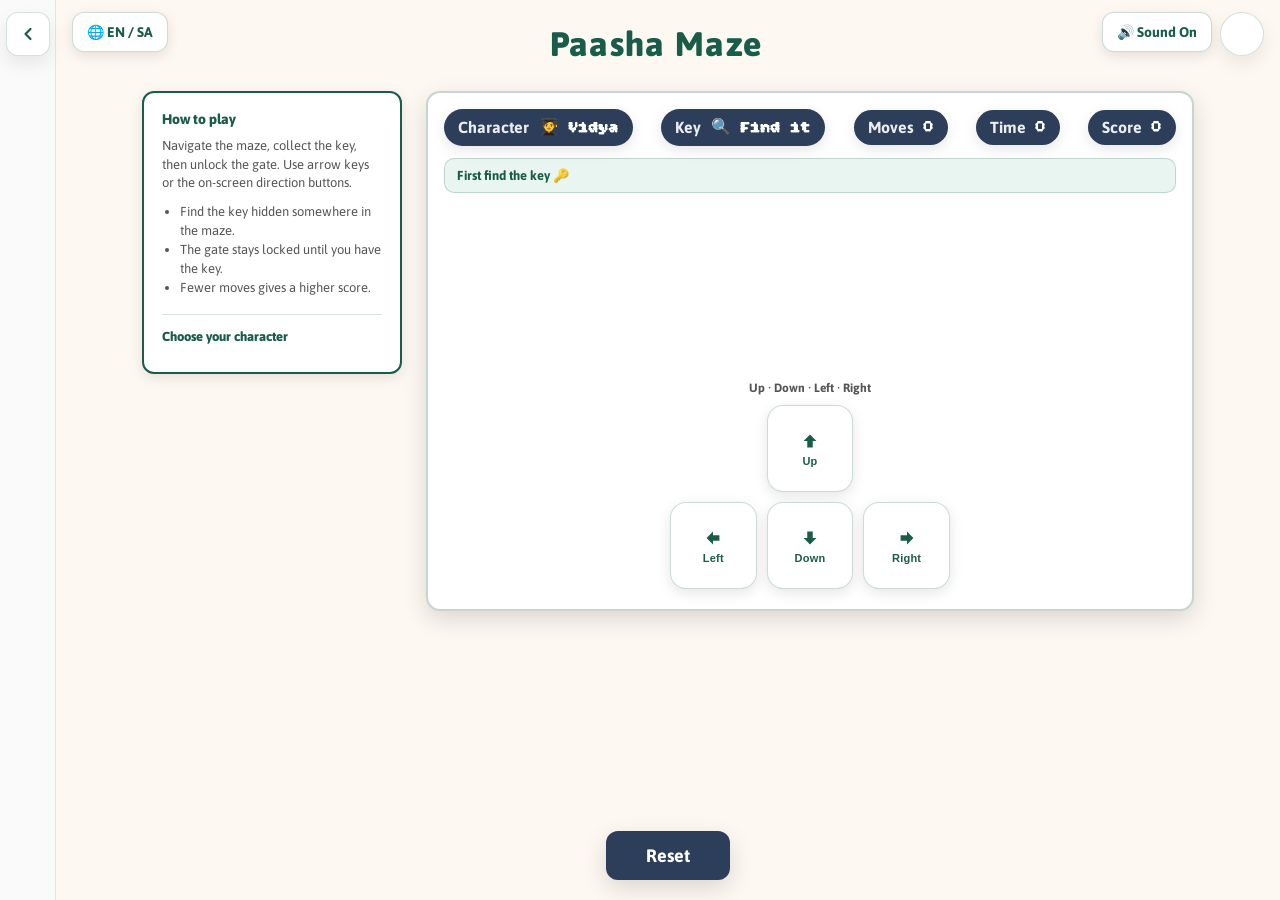
<file: Games/022-p/index.html>
<!doctype html>
<html lang="en">
  <head>
    <meta charset="utf-8" />
    <meta name="viewport" content="width=device-width, initial-scale=1" />
    <title>Paasha Maze</title>

    <link rel="shortcut icon" href="../RockPaperScissors/zipaka.png" />
    <link rel="preconnect" href="https://fonts.googleapis.com">
    <link rel="preconnect" href="https://fonts.gstatic.com" crossorigin>
    <link href="https://fonts.googleapis.com/css2?family=Asap:wght@400;500;600;700&family=Bitcount+Grid+Double:wght@100..900&display=swap" rel="stylesheet">

    <style>
      :root{
        --bg: #fdf8f1;
        --sidebar-bg: #fafafa;
        --sidebar-border: #e8e4de;
        --title-teal: #1a5c4a;
        --green-dark: #1a5c4a;
        --green-badge: #2c3e5a;
        --rules-bg: #ffffff;
        --rules-border: #1a5c4a;
        --text: #1a1a1a;
        --text-muted: #555555;
        --white: #ffffff;
        --shadow: 0 4px 14px rgba(0, 0, 0, .1);
        --shadow-lg: 0 8px 24px rgba(0, 0, 0, .14);
        --card-yellow: #f4c430;
        --card-yellow-hover: #f7d050;
        --reset-bg: #2c3e5a;
        --reset-hover: #3d4f6b;
      }

      *{box-sizing:border-box;margin:0;padding:0}
      html,body{height:100%}
      body{
        background:var(--bg);
        font-family:Asap,-apple-system,BlinkMacSystemFont,Segoe UI,Roboto,sans-serif;
        color:var(--text);
      }

      .zim-game{min-height:100vh;display:flex}
      .nav-sidebar{
        width:56px;flex-shrink:0;background:var(--sidebar-bg);border-right:1px solid var(--sidebar-border);
        display:flex;flex-direction:column;align-items:center;padding-top:12px;position:sticky;top:0;height:100vh;z-index:20
      }
      .nav-back{
        display:flex;align-items:center;justify-content:center;
        width:44px;height:44px;
        border:1px solid rgba(26,92,74,.18);
        background:#ffffff;
        color:var(--title-teal);
        cursor:pointer;
        border-radius:12px;
        box-shadow:0 8px 18px rgba(0,0,0,.08);
        transition:background .15s ease, transform .12s ease, border-color .15s ease;
      }
      .nav-back:hover{background:#f3fbf8;border-color:rgba(26,92,74,.35);transform:translateY(-1px)}
      .nav-back:active{transform:translateY(0) scale(.98)}
      .nav-back svg{width:20px;height:20px;display:block}

      .main-shell{flex:1;min-width:0;display:flex;flex-direction:column;min-height:100vh}
      .page-header{
        position:relative;display:flex;align-items:center;justify-content:center;
        padding:24px 96px 26px 72px; /* leave room for profile + lang */
      }
      .lang-btn{
        position:absolute;
        top:12px;
        left:16px;
        height:40px;
        border-radius:12px;
        padding:0 14px;
        border:1.5px solid rgba(26,92,74,.22);
        background:#ffffff;
        color:var(--title-teal);
        font-size:14px;
        font-weight:700;
        font-family:inherit;
        cursor:pointer;
        box-shadow:var(--shadow);
        transition:background .15s ease, transform .12s ease, border-color .15s ease;
      }
      .lang-btn:hover{background:#f3fbf8;border-color:rgba(26,92,74,.35);transform:translateY(-1px)}
      .lang-btn:active{transform:translateY(0) scale(.98)}
      .sound-btn{
        position:absolute;
        top:12px;
        right:68px;
        height:40px;
        border-radius:12px;
        padding:0 14px;
        border:1.5px solid rgba(26,92,74,.22);
        background:#ffffff;
        color:var(--title-teal);
        font-size:14px;
        font-weight:700;
        font-family:inherit;
        cursor:pointer;
        box-shadow:var(--shadow);
        transition:background .15s ease, transform .12s ease, border-color .15s ease;
      }
      .sound-btn:hover{background:#f3fbf8;border-color:rgba(26,92,74,.35);transform:translateY(-1px)}
      .sound-btn:active{transform:translateY(0) scale(.98)}
      .sound-btn.is-off{opacity:.82}
      .page-title{
        font-family:Asap,system-ui,sans-serif;
        font-size:clamp(22px,4vw,34px);
        font-weight:800;
        color:var(--title-teal);
        text-align:center;
        letter-spacing:.04em;
        line-height:1.2;
      }

      .profile-icon{
        position:absolute;top:12px;right:16px;width:44px;height:44px;
        display:flex;align-items:center;justify-content:center;
      }
      .profile-icon-btn{
        width:44px;height:44px;
        border:1px solid rgba(26,92,74,.18);
        background:#ffffff;
        padding:0;
        cursor:pointer;
        border-radius:999px;
        box-shadow:0 8px 18px rgba(0,0,0,.08);
        transition:background .15s ease, transform .12s ease, border-color .15s ease;
        display:flex;align-items:center;justify-content:center;
      }
      .profile-icon-btn:hover{background:#f3fbf8;border-color:rgba(26,92,74,.35);transform:translateY(-1px)}
      .profile-icon-btn:active{transform:translateY(0) scale(.98)}

      .zim-body{
        flex:1;max-width:1100px;width:100%;margin:0 auto;padding:0 24px 110px;
        display:grid;grid-template-columns:260px 1fr;gap:24px;align-items:start;
      }
      .rules-panel{
        background:var(--rules-bg);
        border:2px solid var(--rules-border);
        border-radius:12px;padding:18px;
        box-shadow:var(--shadow);
      }
      .rules-title{font-size:14px;font-weight:800;color:var(--green-dark);margin-bottom:10px}
      .rules-text{font-size:13px;color:var(--text-muted);line-height:1.45}
      .rules-list{margin-top:10px;padding-left:18px;color:var(--text-muted);font-size:13px;line-height:1.45}

      .character-section{
        margin-top:16px;
        padding-top:14px;
        border-top:1px solid rgba(26,92,74,.18);
      }
      .character-title{
        font-size:13px;
        font-weight:800;
        color:var(--green-dark);
        margin-bottom:10px;
      }
      .character-grid{
        display:grid;
        grid-template-columns:repeat(2, minmax(0, 1fr));
        gap:8px;
      }
      .character-card{
        display:flex;
        flex-direction:column;
        align-items:center;
        justify-content:center;
        gap:4px;
        padding:10px 6px;
        border:2px solid rgba(26,92,74,.22);
        border-radius:12px;
        background:#faf8f4;
        cursor:pointer;
        font-family:inherit;
        transition:border-color .15s ease, background .15s ease, transform .1s ease, box-shadow .15s ease;
      }
      .character-card:hover{
        border-color:rgba(26,92,74,.45);
        background:#fff;
        transform:translateY(-1px);
      }
      .character-card.selected{
        border-color:var(--green-dark);
        background:#e8f5f0;
        box-shadow:0 0 0 2px rgba(26,92,74,.12);
      }
      .character-emoji{font-size:26px;line-height:1}
      .character-name{font-size:11px;font-weight:700;color:var(--title-teal)}

      .play-panel{
        background:var(--rules-bg);
        border:2px solid rgba(26,92,74,.25);
        border-radius:14px;
        box-shadow:var(--shadow-lg);
        padding:16px;
        min-height:520px;
      }

      .hud{display:flex;gap:12px;align-items:center;justify-content:space-between;margin-bottom:12px;flex-wrap:wrap}
      .hud-pill{
        background:var(--green-badge);color:var(--white);
        border-radius:999px;padding:8px 14px;box-shadow:var(--shadow);
        display:flex;gap:10px;align-items:center;
        font-family: "Bitcount Grid Double", system-ui, sans-serif;
        font-weight:700;
      }
      .hud-label{opacity:.9;font-family:Asap,system-ui,sans-serif;font-weight:700}

      .game-message{
        margin-bottom:10px;
        padding:8px 12px;
        border-radius:10px;
        background:#e8f5f0;
        border:1px solid rgba(26,92,74,.2);
        color:var(--green-dark);
        font-size:13px;
        font-weight:700;
        line-height:1.35;
      }
      .game-message.has-key{background:#fff8e6;border-color:rgba(244,196,48,.45);color:#7a5a00}

      #mazeHolder{
        width:100%;
        height:auto;
        min-height:160px;
        display:block;
        border-radius:12px;
        overflow:hidden;
      }
      #mazeHolder canvas{
        display:block;
        width:100% !important;
        height:100% !important;
      }

      .maze-controls{
        display:block;
        margin-top:14px;
        padding-top:4px;
      }
      .dpad{
        display:grid;
        grid-template-columns:repeat(3, minmax(0, 1fr));
        grid-template-rows:repeat(2, minmax(0, 1fr));
        gap:10px;
        width:min(100%, 280px);
        margin:0 auto;
      }
      .dpad-btn{
        width:100%;
        aspect-ratio:1;
        min-height:64px;
        border:1px solid rgba(26,92,74,.22);
        border-radius:16px;
        background:#ffffff;
        color:var(--title-teal);
        box-shadow:var(--shadow);
        cursor:pointer;
        display:flex;
        flex-direction:column;
        align-items:center;
        justify-content:center;
        gap:4px;
        touch-action:manipulation;
        user-select:none;
        -webkit-tap-highlight-color:transparent;
        transition:background .12s ease, transform .1s ease, border-color .12s ease;
      }
      .dpad-btn svg{width:22px;height:22px;display:block;flex-shrink:0}
      .dpad-label{
        font-size:11px;
        font-weight:800;
        line-height:1;
        color:var(--green-dark);
        letter-spacing:.02em;
      }
      .dpad-btn:hover{background:#f3fbf8;border-color:rgba(26,92,74,.35)}
      .dpad-btn:active,
      .dpad-btn.pressed{
        background:#e8f5f0;
        border-color:rgba(26,92,74,.4);
        transform:scale(.96);
      }
      .dpad-up{grid-column:2;grid-row:1}
      .dpad-left{grid-column:1;grid-row:2}
      .dpad-down{grid-column:2;grid-row:2}
      .dpad-right{grid-column:3;grid-row:2}
      .maze-controls-label{
        text-align:center;
        font-size:12px;
        font-weight:700;
        color:var(--text-muted);
        margin-bottom:10px;
      }

      .zim-footer{
        position:fixed;bottom:0;left:56px;right:0;padding:16px 20px 20px;
        display:flex;align-items:center;justify-content:center;pointer-events:none;
      }
      .reset-btn{
        pointer-events:auto;background:var(--reset-bg);color:var(--white);
        border:none;border-radius:12px;padding:14px 40px;font-size:18px;font-weight:700;
        font-family:inherit;cursor:pointer;box-shadow:var(--shadow-lg);
        transition:background .15s ease,transform .1s ease;
      }
      .reset-btn:hover{background:var(--reset-hover)}
      .reset-btn:active{transform:scale(.97)}

      .profile-panel{
        display:none;
        margin-top:12px;
        padding:12px 14px;
        border-radius:12px;
        border:2px solid var(--rules-border);
        background:var(--white);
        box-shadow:var(--shadow);
      }
      .profile-row{display:flex;gap:10px;align-items:center}
      .avatar{width:34px;height:34px;border-radius:999px;overflow:hidden;background:#e8e4de;flex:0 0 auto}
      .profile-name{font-weight:800;color:var(--title-teal)}
      .profile-sub{font-size:12px;color:var(--text-muted)}
      .save-status{font-size:12px;color:var(--text-muted);margin-top:8px}

      @media(max-width:860px){
        .zim-body{
          grid-template-columns:1fr;
          display:flex;
          flex-direction:column;
          gap:16px;
          padding:0 12px calc(220px + env(safe-area-inset-bottom, 0px));
        }
        .play-panel{order:1;min-height:auto;padding:12px}
        .rules-panel{order:2;padding:14px}
        #mazeHolder{min-height:140px}
        .page-header{padding:14px 72px 16px 56px}
        .lang-btn{top:10px;left:10px;height:36px;padding:0 10px;font-size:12px}
        .sound-btn{top:10px;right:58px;height:36px;padding:0 10px;font-size:12px}
        .page-title{font-size:clamp(20px, 6vw, 28px)}
        .profile-icon{top:10px;right:10px}
        .hud{
          display:grid;
          grid-template-columns:repeat(2, minmax(0, 1fr));
          gap:8px;
        }
        .hud-pill{
          width:100%;
          justify-content:space-between;
          padding:7px 10px;
          font-size:13px;
        }
        .hud-label{font-size:12px}
        .character-grid{grid-template-columns:repeat(3, minmax(0, 1fr))}
        .zim-footer{
          left:56px;
          padding:12px 16px calc(14px + env(safe-area-inset-bottom, 0px));
        }
        .reset-btn{
          width:min(100%, 320px);
          padding:13px 24px;
          font-size:16px;
        }
      }

      @media(max-width:420px){
        .nav-sidebar{width:48px}
        .zim-footer{left:48px}
        #mazeHolder{min-height:120px}
        .dpad{width:min(100%, 210px);gap:8px}
        .dpad-btn{min-height:52px;border-radius:14px}
        .dpad-btn svg{width:22px;height:22px}
      }

      /* Win modal (React-driven) */
      .win-backdrop{
        position:fixed;
        inset:0;
        background:rgba(11, 43, 43, 0.58);
        display:none;
        align-items:center;
        justify-content:center;
        z-index:9999;
        padding:18px;
      }
      .win-backdrop.show{display:flex; animation:fadeIn .18s ease-out both;}
      .win-card{
        width:min(760px, 100%);
        border-radius:22px;
        background:#fff;
        border:1px solid rgba(0,0,0,.08);
        box-shadow:0 18px 50px rgba(0,0,0,.22);
        overflow:hidden;
        transform:translateY(8px) scale(.98);
        animation:popIn .22s cubic-bezier(.2,1.4,.3,1) both;
      }
      .win-header{
        background:linear-gradient(135deg, #1a5c4a 0%, #2c3e5a 100%);
        color:#fff;
        padding:18px 18px 16px;
        position:relative;
      }
      .win-title{font-weight:900; letter-spacing:.12em; font-size:14px; opacity:.92;}
      .win-sub{margin-top:6px; font-weight:800; font-size:22px;}
      .win-close{
        position:absolute; top:12px; right:12px;
        width:40px; height:40px; border-radius:12px;
        border:none; background:rgba(255,255,255,.14);
        color:#fff; cursor:pointer; font-size:18px;
      }
      .win-close:hover{background:rgba(255,255,255,.22)}
      .win-body{padding:16px 18px 18px;}
      .stats-grid{
        display:grid;
        grid-template-columns:repeat(3, 1fr);
        gap:10px;
        margin-top:10px;
      }
      .stat{
        border:1px solid rgba(26,92,74,.18);
        border-radius:14px;
        padding:12px 10px;
        box-shadow:0 8px 18px rgba(0,0,0,.08);
      }
      .stat-k{font-size:11px; font-weight:900; letter-spacing:.12em; color:#2c3e5a; opacity:.9;}
      .stat-v{margin-top:6px; font-family:"Bitcount Grid Double", system-ui, sans-serif; font-size:18px; font-weight:800; color:#1a5c4a;}
      .win-tip{margin-top:12px; color:#555; font-size:13px;}
      .win-actions{display:flex; gap:10px; justify-content:flex-end; margin-top:16px; flex-wrap:wrap;}
      .btn{
        border:none; cursor:pointer; border-radius:14px;
        padding:12px 16px; font-weight:900; font-family:inherit;
        box-shadow:0 10px 24px rgba(0,0,0,.14);
      }
      .btn-primary{background:#f4c430; color:#0b2b2b;}
      .btn-primary:hover{background:#f7d050;}
      .btn-secondary{background:#2c3e5a; color:#fff;}
      .btn-secondary:hover{background:#3d4f6b;}
      @media(max-width:520px){
        .stats-grid{grid-template-columns:1fr;}
        .win-actions{justify-content:stretch;}
        .btn{flex:1;}
      }
      @keyframes fadeIn{from{opacity:0}to{opacity:1}}
      @keyframes popIn{from{opacity:0;transform:translateY(12px) scale(.96)}to{opacity:1;transform:translateY(0) scale(1)}}
    </style>
  </head>

  <body>
    <div class="zim-game">
      <aside class="nav-sidebar">
        <a class="nav-back" href="../../index.html" aria-label="Back to Home">
          <svg viewBox="0 0 24 24" fill="none" aria-hidden="true">
            <path d="M15 18l-6-6 6-6" stroke="currentColor" stroke-width="2.6" stroke-linecap="round" stroke-linejoin="round"/>
          </svg>
        </a>
      </aside>

      <div class="main-shell">
        <header class="page-header">
          <button class="lang-btn" id="langBtn" type="button" data-i18n="langButton">🌐 EN / SA</button>
          <div class="page-title" data-i18n="pageTitle">Paasha Maze</div>
          <button class="sound-btn" id="soundBtn" type="button" aria-label="Toggle movement sounds" aria-pressed="true">🔊 Sound On</button>
          <div class="profile-icon">
            <button class="profile-icon-btn" id="profileBtn" data-i18n-aria="profileAria" aria-label="Profile"></button>
          </div>
        </header>

        <main class="zim-body">
          <section class="rules-panel">
            <div class="rules-title" data-i18n="rulesTitle">How to play</div>
            <div class="rules-text" data-i18n="rulesText">
              Navigate the maze, collect the key, then unlock the gate. Use arrow keys or the on-screen direction buttons.
            </div>
            <ul class="rules-list">
              <li data-i18n="rule1">Find the key hidden somewhere in the maze.</li>
              <li data-i18n="rule2">The gate stays locked until you have the key.</li>
              <li data-i18n="rule3">Fewer moves gives a higher score.</li>
            </ul>

            <div class="character-section">
              <div class="character-title" data-i18n="characterTitle">Choose your character</div>
              <div class="character-grid" id="characterGrid"></div>
            </div>

            <div class="profile-panel" id="profilePanel">
              <div class="profile-row">
                <div class="avatar" id="avatar"></div>
                <div style="min-width:0">
                  <div class="profile-name" id="profileName" data-i18n="notLoggedIn">Not logged in</div>
                  <div class="profile-sub" id="profileEmail" data-i18n="loginHint">Login from Home to save score.</div>
                </div>
              </div>
              <div class="save-status" id="saveStatus" data-i18n="scoreNotSaved">Score not saved yet.</div>
            </div>
          </section>

          <section class="play-panel">
            <div class="hud">
              <div class="hud-pill"><span class="hud-label" data-i18n="hudCharacter">Character</span><span id="charVal">🧑‍🎓 Vidya</span></div>
              <div class="hud-pill"><span class="hud-label" data-i18n="hudKey">Key</span><span id="keyVal">🔍 Find it</span></div>
              <div class="hud-pill"><span class="hud-label" data-i18n="hudMoves">Moves</span><span id="movesVal">0</span></div>
              <div class="hud-pill"><span class="hud-label" data-i18n="hudTime">Time</span><span id="timeVal">0</span></div>
              <div class="hud-pill"><span class="hud-label" data-i18n="hudScore">Score</span><span id="scoreVal">0</span></div>
            </div>
            <div class="game-message" id="gameMessage">First find the key 🔑</div>
            <div id="mazeHolder"></div>
            <div class="maze-controls" id="mazeControls" data-i18n-aria="controlsAria" aria-label="Movement controls">
              <div class="maze-controls-label" data-i18n="controlsLabel">Up · Down · Left · Right</div>
              <div class="dpad">
                <button type="button" class="dpad-btn dpad-up" data-dir="up" data-i18n-aria="moveUpAria" aria-label="Move up">
                  <svg viewBox="0 0 24 24" fill="none" aria-hidden="true">
                    <path d="M12 5l-7 7h4v7h6v-7h4l-7-7z" fill="currentColor"/>
                  </svg>
                  <span class="dpad-label" data-i18n="dirUp">Up</span>
                </button>
                <button type="button" class="dpad-btn dpad-left" data-dir="left" data-i18n-aria="moveLeftAria" aria-label="Move left">
                  <svg viewBox="0 0 24 24" fill="none" aria-hidden="true">
                    <path d="M5 12l7-7v4h7v6h-7v4l-7-7z" fill="currentColor"/>
                  </svg>
                  <span class="dpad-label" data-i18n="dirLeft">Left</span>
                </button>
                <button type="button" class="dpad-btn dpad-down" data-dir="down" data-i18n-aria="moveDownAria" aria-label="Move down">
                  <svg viewBox="0 0 24 24" fill="none" aria-hidden="true">
                    <path d="M12 19l7-7h-4V5h-6v7H5l7 7z" fill="currentColor"/>
                  </svg>
                  <span class="dpad-label" data-i18n="dirDown">Down</span>
                </button>
                <button type="button" class="dpad-btn dpad-right" data-dir="right" data-i18n-aria="moveRightAria" aria-label="Move right">
                  <svg viewBox="0 0 24 24" fill="none" aria-hidden="true">
                    <path d="M19 12l-7 7v-4H5v-6h7V5l7 7z" fill="currentColor"/>
                  </svg>
                  <span class="dpad-label" data-i18n="dirRight">Right</span>
                </button>
              </div>
            </div>
          </section>
        </main>

        <footer class="zim-footer">
          <button class="reset-btn" id="resetBtn" data-i18n="reset">Reset</button>
        </footer>
      </div>
    </div>

    <!-- Win Modal (React controls content) -->
    <div class="win-backdrop" id="winBackdrop" role="dialog" aria-modal="true" aria-labelledby="winTitle">
      <div class="win-card">
        <div class="win-header">
          <div class="win-title" id="winTitle" data-i18n="winTitle">MAZE COMPLETE</div>
          <div class="win-sub" id="winSub" data-i18n="winSub">✅ Excellent!</div>
          <button class="win-close" id="winClose" data-i18n-aria="closeAria" aria-label="Close">✕</button>
        </div>
        <div class="win-body">
          <div class="stats-grid">
            <div class="stat"><div class="stat-k" data-i18n="statMoves">MOVES</div><div class="stat-v" id="winMoves">0</div></div>
            <div class="stat"><div class="stat-k" data-i18n="statTime">TIME</div><div class="stat-v" id="winTime">0s</div></div>
            <div class="stat"><div class="stat-k" data-i18n="statScore">SCORE</div><div class="stat-v" id="winScore">0 ⭐</div></div>
          </div>
          <div class="win-tip" data-i18n="winTip">Try again with fewer moves to score higher.</div>
          <div class="win-actions">
            <button class="btn btn-secondary" id="winHome" data-i18n="winHome">Home</button>
            <button class="btn btn-primary" id="winAgain" data-i18n="winAgain">Play Again</button>
          </div>
        </div>
      </div>
    </div>

    <!-- ZIM (ESM build) -->
    <script type="module">
      import zim from "https://zimjs.org/cdn/016/zim.js";
      // expose for our module code below (keeps code changes small)
      window.zim = zim;
    </script>

    <!-- React (no build step) + game logic -->
    <script type="module">
      import React, { useEffect, useMemo, useRef, useState } from "https://esm.sh/react@18.3.1";
      import { createRoot } from "https://esm.sh/react-dom@18.3.1/client";
      import htm from "https://esm.sh/htm@3.1.1";

      import {
        auth,
        onAuthStateChanged,
        db,
        serverTimestamp,
        doc,
        getDoc,
        setDoc,
        updateDoc
      } from "../../firebase-config.js";

      const LEADERBOARD_COLLECTION = "leaderboard-zatamgame";
      const MAZE_GAME_ID = "maze";
      const MAZE_GAME_NAME = "Paasha Maze";

      const html = htm.bind(React.createElement);

      const MAZE_LANG_KEY = "zatamLanguage";
      const MAZE_SOUND_KEY = "mazeSoundOn";

      const MOVE_SOUND_FILES = {
        up: "assets/up.wav",
        down: "assets/down.wav",
        left: "assets/left.wav",
        right: "assets/right.wav"
      };

      function loadSoundEnabled() {
        try {
          const saved = localStorage.getItem(MAZE_SOUND_KEY);
          return saved === null ? true : saved === "true";
        } catch {
          return true;
        }
      }

      function createMoveSoundPlayer() {
        const clips = {};
        let unlocked = false;

        Object.entries(MOVE_SOUND_FILES).forEach(([dir, src]) => {
          const audio = new Audio(src);
          audio.preload = "auto";
          clips[dir] = audio;
        });

        return {
          unlock() {
            if (unlocked) return;
            unlocked = true;
            const audio = clips.up;
            if (!audio) return;
            const prevVolume = audio.volume;
            audio.volume = 0.001;
            audio.play().then(() => {
              audio.pause();
              audio.currentTime = 0;
              audio.volume = prevVolume;
            }).catch(() => {
              audio.volume = prevVolume;
            });
          },
          play(dir, enabled) {
            if (!enabled) return;
            const audio = clips[dir];
            if (!audio) return;
            try {
              audio.currentTime = 0;
              audio.play().catch(() => {});
            } catch {
              // ignore playback errors
            }
          }
        };
      }

      const moveSoundPlayer = createMoveSoundPlayer();

      const MAZE_I18N = {
        en: {
          docTitle: "Paasha Maze",
          langButton: "🌐 EN / SA",
          pageTitle: "Paasha Maze",
          profileAria: "Profile",
          rulesTitle: "How to play",
          rulesText: "Navigate the maze, collect the key, then unlock the gate. Use arrow keys or the on-screen direction buttons.",
          rule1: "Find the key hidden somewhere in the maze.",
          rule2: "The gate stays locked until you have the key.",
          rule3: "Fewer moves gives a higher score.",
          characterTitle: "Choose your character",
          notLoggedIn: "Not logged in",
          loginHint: "Login from Home to save score.",
          scoreNotSaved: "Score not saved yet.",
          hudCharacter: "Character",
          hudKey: "Key",
          hudMoves: "Moves",
          hudTime: "Time",
          hudScore: "Score",
          keyFind: "🔍 Find it",
          keyGot: "🔑 Got it!",
          controlsAria: "Movement controls",
          controlsLabel: "Up · Down · Left · Right",
          dirUp: "Up",
          dirDown: "Down",
          dirLeft: "Left",
          dirRight: "Right",
          moveUpAria: "Move up",
          moveDownAria: "Move down",
          moveLeftAria: "Move left",
          moveRightAria: "Move right",
          soundOn: "🔊 Sound On",
          soundOff: "🔇 Sound Off",
          soundAria: "Toggle movement sounds",
          reset: "Reset",
          winTitle: "MAZE COMPLETE",
          winSub: "✅ Excellent!",
          closeAria: "Close",
          statMoves: "MOVES",
          statTime: "TIME",
          statScore: "SCORE",
          winTip: "Try again with fewer moves to score higher.",
          winHome: "Home",
          winAgain: "Play Again",
          msgFindKey: "First find the key 🔑",
          msgNeedKey: "You need a key to unlock the door!",
          msgFoundKey: "You found the key! Now unlock the gate.",
          player: "Player",
          loginAlert: "Please login before saving your score.",
          savedScore: "Saved: {score} ⭐",
          saveFailed: "Save failed: {error}",
          char_vidya: "Vidya",
          char_simha: "Simha",
          char_gaja: "Gaja",
          char_mayura: "Mayura",
          char_vanara: "Vanara",
          char_naga: "Naga"
        },
        sa: {
          docTitle: "पाशः — भूलभुलैया",
          langButton: "🌐 EN / SA",
          pageTitle: "पाशः — भूलभुलैया",
          profileAria: "प्रोफाइल",
          rulesTitle: "कथं क्रीडनीयम्",
          rulesText: "भूलभुलैयां चरन्तु, कुञ्चिकां गृह्णन्तु, ततः द्वारं उद्घाटयन्तु। कीलपटलैः वा दिशानियन्त्रणबट्टनैः वा चलन्तु।",
          rule1: "भूलभुलैयायां कतिपयस्थाने गुप्तां कुञ्चिकां अन्वेषयन्तु।",
          rule2: "कुञ्चिकायां विना द्वारं तालाबद्धं भवति।",
          rule3: "न्यूनचालनैः उच्चां स्कोरं प्राप्नुवन्ति।",
          characterTitle: "पात्रं चिनुत",
          notLoggedIn: "प्रवेशः नास्ति",
          loginHint: "स्कोरं रक्षितुं गृहपृष्ठात् प्रविशन्तु।",
          scoreNotSaved: "स्कोरः अद्यापि न रक्षितः।",
          hudCharacter: "पात्रम्",
          hudKey: "कुञ्चिका",
          hudMoves: "चालनानि",
          hudTime: "समयः",
          hudScore: "स्कोरः",
          keyFind: "🔍 अन्वेषय",
          keyGot: "🔑 प्राप्ता!",
          controlsAria: "चालननियन्त्रणानि",
          controlsLabel: "ऊर्ध्वम् · अधः · वामम् · दक्षिणम्",
          dirUp: "ऊर्ध्वम्",
          dirDown: "अधः",
          dirLeft: "वामम्",
          dirRight: "दक्षिणम्",
          moveUpAria: "ऊर्ध्वं चल",
          moveDownAria: "अधः चल",
          moveLeftAria: "वामं चल",
          moveRightAria: "दक्षिणं चल",
          soundOn: "🔊 ध्वनिः चालु",
          soundOff: "🔇 ध्वनिः बन्द",
          soundAria: "चालनध्वनिं परिवर्तय",
          reset: "पुनः आरभ्यताम्",
          winTitle: "भूलभुलैया समाप्ता",
          winSub: "✅ उत्तमम्!",
          closeAria: "पिदधातु",
          statMoves: "चालनानि",
          statTime: "समयः",
          statScore: "स्कोरः",
          winTip: "न्यूनचालनैः पुनः प्रयत्नं कुरुत।",
          winHome: "गृहम्",
          winAgain: "पुनः क्रीडतु",
          msgFindKey: "प्रथमं कुञ्चिकाम् अन्वेषय 🔑",
          msgNeedKey: "द्वारं उद्घाटयितुं कुञ्चिका आवश्यकी!",
          msgFoundKey: "कुञ्चिका प्राप्ता! अधुना द्वारं उद्घाटयन्तु।",
          player: "क्रीडकः",
          loginAlert: "स्कोरं रक्षितुं प्रथमं प्रविशन्तु।",
          savedScore: "रक्षितम्: {score} ⭐",
          saveFailed: "रक्षणं विफलम्: {error}",
          char_vidya: "विद्या",
          char_simha: "सिंह",
          char_gaja: "गज",
          char_mayura: "मयूर",
          char_vanara: "वानर",
          char_naga: "नाग"
        }
      };

      function mazeT(lang, key, vars = {}) {
        let text = MAZE_I18N[lang]?.[key] ?? MAZE_I18N.en[key] ?? key;
        Object.entries(vars).forEach(([k, v]) => {
          text = text.replaceAll(`{${k}}`, String(v));
        });
        return text;
      }

      function applyMazeLanguage(lang) {
        document.documentElement.lang = lang === "sa" ? "sa" : "en";
        document.title = mazeT(lang, "docTitle");

        document.querySelectorAll("[data-i18n]").forEach((el) => {
          const key = el.getAttribute("data-i18n");
          if (key) el.textContent = mazeT(lang, key);
        });

        document.querySelectorAll("[data-i18n-aria]").forEach((el) => {
          const key = el.getAttribute("data-i18n-aria");
          if (key) el.setAttribute("aria-label", mazeT(lang, key));
        });
      }

      function getCharacterName(lang, charId) {
        return mazeT(lang, `char_${charId}`);
      }

      function todayString() {
        return new Date().toISOString().split("T")[0];
      }

      function escapeHTML(value) {
        return String(value ?? "")
          .replaceAll("&", "&amp;")
          .replaceAll("<", "&lt;")
          .replaceAll(">", "&gt;")
          .replaceAll('"', "&quot;")
          .replaceAll("'", "&#039;");
      }

      function makeAvatar(el, user) {
        el.innerHTML = "";
        if (user?.photoURL) {
          const img = document.createElement("img");
          img.src = user.photoURL;
          img.alt = "Avatar";
          img.referrerPolicy = "no-referrer";
          img.style.width = "100%";
          img.style.height = "100%";
          img.style.objectFit = "cover";
          el.appendChild(img);
          return;
        }

        const d = document.createElement("div");
        d.style.width = "100%";
        d.style.height = "100%";
        d.style.display = "flex";
        d.style.alignItems = "center";
        d.style.justifyContent = "center";
        d.style.color = "#1a5c4a";
        d.style.background = "#1a5c4a14";

        if (!user) {
          d.innerHTML = `
            <svg viewBox="0 0 24 24" fill="none" aria-hidden="true" width="18" height="18">
              <path d="M12 12a4 4 0 1 0-4-4 4 4 0 0 0 4 4Z" stroke="currentColor" stroke-width="2" stroke-linecap="round" stroke-linejoin="round"/>
              <path d="M20 21a8 8 0 0 0-16 0" stroke="currentColor" stroke-width="2" stroke-linecap="round" stroke-linejoin="round"/>
            </svg>
          `;
          el.appendChild(d);
          return;
        }

        const initials =
          (user?.displayName || "Player")
            .trim()
            .split(/\s+/)
            .slice(0, 2)
            .map((w) => w[0]?.toUpperCase())
            .join("") || "P";
        d.textContent = initials;
        d.style.fontWeight = "900";
        el.appendChild(d);
      }

      // ZIM is loaded as an ES module above and exposed on window.
      const zim = window.zim;

      const CHARACTERS = [
        { id: "vidya", name: "Vidya", emoji: "🧑‍🎓", color: "#2c3e5a" },
        { id: "simha", name: "Simha", emoji: "🦁", color: "#e87722" },
        { id: "gaja", name: "Gaja", emoji: "🐘", color: "#5a6a7a" },
        { id: "mayura", name: "Mayura", emoji: "🦚", color: "#1a8c5c" },
        { id: "vanara", name: "Vanara", emoji: "🐒", color: "#8b5a2b" },
        { id: "naga", name: "Naga", emoji: "🐍", color: "#3d6b4f" }
      ];
      const CHARACTER_STORAGE_KEY = "mazeSelectedCharacter";

      function loadSavedCharacter() {
        try {
          const id = localStorage.getItem(CHARACTER_STORAGE_KEY);
          return CHARACTERS.find((c) => c.id === id) || CHARACTERS[0];
        } catch {
          return CHARACTERS[0];
        }
      }

      function drawEmojiAt(stage, x, y, emoji, fontSize) {
        const TextCtor = window.createjs?.Text || zim.Text;
        if (TextCtor) {
          const emojiText = new TextCtor(
            emoji,
            `bold ${fontSize}px "Segoe UI Emoji", "Apple Color Emoji", "Noto Color Emoji", sans-serif`,
            "#1a1a1a"
          );
          emojiText.textAlign = "center";
          emojiText.textBaseline = "middle";
          emojiText.x = x;
          emojiText.y = y;
          stage.addChild(emojiText);
          return;
        }

        new zim.Label({
          text: emoji,
          size: fontSize,
          align: "center",
          valign: "center"
        })
          .pos(x, y, "CENTER", "CENTER")
          .addTo(stage);
      }

      function drawCellEmoji(stage, ox, oy, cellSize, cellX, cellY, emoji, sizeFactor = 0.5) {
        const cx = ox + cellX * cellSize + cellSize / 2;
        const cy = oy + cellY * cellSize + cellSize / 2;
        const fontSize = Math.max(20, Math.floor(cellSize * sizeFactor));
        drawEmojiAt(stage, cx, cy, emoji, fontSize);
      }

      function drawPlayerCharacter(stage, ox, oy, cellSize, p, char, carryingKey = false) {
        const cx = ox + p.x * cellSize + cellSize / 2;
        const cy = oy + p.y * cellSize + cellSize / 2;

        drawCellEmoji(stage, ox, oy, cellSize, p.x, p.y, char.emoji, 0.55);

        if (carryingKey) {
          const keySize = Math.max(14, Math.floor(cellSize * 0.3));
          drawEmojiAt(
            stage,
            cx + cellSize * 0.24,
            cy - cellSize * 0.26,
            "🔑",
            keySize
          );
        }
      }

      function bfsDistances(maze, cols, rows, start) {
        const dist = Array.from({ length: rows }, () => Array(cols).fill(undefined));
        const queue = [{ x: start.x, y: start.y, d: 0 }];
        dist[start.y][start.x] = 0;

        while (queue.length) {
          const { x, y, d } = queue.shift();
          const cell = maze[y][x];
          const neighbors = [];
          if (y > 0 && !cell.walls.top) neighbors.push({ x, y: y - 1 });
          if (x < cols - 1 && !cell.walls.right) neighbors.push({ x: x + 1, y });
          if (y < rows - 1 && !cell.walls.bottom) neighbors.push({ x, y: y + 1 });
          if (x > 0 && !cell.walls.left) neighbors.push({ x: x - 1, y });

          for (const n of neighbors) {
            if (dist[n.y][n.x] !== undefined) continue;
            dist[n.y][n.x] = d + 1;
            queue.push({ x: n.x, y: n.y, d: d + 1 });
          }
        }

        return dist;
      }

      function findKeyLocation(maze, cols, rows, start, goal) {
        const fromStart = bfsDistances(maze, cols, rows, start);
        const fromGoal = bfsDistances(maze, cols, rows, goal);

        let best = null;
        let bestScore = -1;

        for (let y = 0; y < rows; y++) {
          for (let x = 0; x < cols; x++) {
            if (x === start.x && y === start.y) continue;
            if (x === goal.x && y === goal.y) continue;
            const ds = fromStart[y][x];
            const dg = fromGoal[y][x];
            if (ds === undefined || dg === undefined) continue;
            const total = ds + dg;
            if (total > bestScore) {
              bestScore = total;
              best = { x, y };
            }
          }
        }

        return best || { x: Math.floor(cols / 2), y: Math.floor(rows / 2) };
      }

      function setupMazeRun(cols, rows) {
        const maze = generateMaze(cols, rows);
        const start = { x: 0, y: 0 };
        const goal = { x: cols - 1, y: rows - 1 };
        const key = findKeyLocation(maze, cols, rows, start, goal);
        return { maze, goal, key };
      }

      function generateMaze(cols, rows) {
        // DFS / recursive backtracker
        const cells = Array.from({ length: rows }, () =>
          Array.from({ length: cols }, () => ({
            visited: false,
            walls: { top: true, right: true, bottom: true, left: true }
          }))
        );
        const stack = [];
        const start = { x: 0, y: 0 };
        let current = start;
        cells[current.y][current.x].visited = true;

        function neighbors(x, y) {
          const list = [];
          if (y > 0 && !cells[y - 1][x].visited) list.push({ x, y: y - 1, dir: "top" });
          if (x < cols - 1 && !cells[y][x + 1].visited) list.push({ x: x + 1, y, dir: "right" });
          if (y < rows - 1 && !cells[y + 1][x].visited) list.push({ x, y: y + 1, dir: "bottom" });
          if (x > 0 && !cells[y][x - 1].visited) list.push({ x: x - 1, y, dir: "left" });
          return list;
        }

        function knock(a, b, dir) {
          const A = cells[a.y][a.x];
          const B = cells[b.y][b.x];
          if (dir === "top") { A.walls.top = false; B.walls.bottom = false; }
          if (dir === "right") { A.walls.right = false; B.walls.left = false; }
          if (dir === "bottom") { A.walls.bottom = false; B.walls.top = false; }
          if (dir === "left") { A.walls.left = false; B.walls.right = false; }
        }

        while (true) {
          const nbs = neighbors(current.x, current.y);
          if (nbs.length) {
            const next = nbs[Math.floor(Math.random() * nbs.length)];
            stack.push(current);
            knock(current, next, next.dir);
            current = { x: next.x, y: next.y };
            cells[current.y][current.x].visited = true;
          } else if (stack.length) {
            current = stack.pop();
          } else {
            break;
          }
        }

        return cells;
      }

      function MazeGame() {
        const [user, setUser] = useState(null);
        const [moves, setMoves] = useState(0);
        const [seconds, setSeconds] = useState(0);
        const [finished, setFinished] = useState(false);
        const [scoreUploaded, setScoreUploaded] = useState(false);
        const [selectedCharacter, setSelectedCharacter] = useState(() => loadSavedCharacter());
        const [hasKey, setHasKey] = useState(false);
        const [messageKey, setMessageKey] = useState("msgFindKey");
        const [lang, setLang] = useState(() => localStorage.getItem(MAZE_LANG_KEY) || "en");
        const [soundOn, setSoundOn] = useState(() => loadSoundEnabled());

        const timerRef = useRef(null);
        const frameRef = useRef(null);
        const stageRef = useRef(null);
        const selectedCharacterRef = useRef(selectedCharacter);
        const hasKeyRef = useRef(false);
        const soundOnRef = useRef(soundOn);

        const config = useMemo(() => {
          // Similar difficulty feel to other games: responsive to screen size.
          const isSmall = window.matchMedia("(max-width: 860px)").matches;
          return { cols: isSmall ? 12 : 16, rows: isSmall ? 10 : 12 };
        }, []);

        const initialRun = useMemo(() => setupMazeRun(
          window.matchMedia("(max-width: 860px)").matches ? 12 : 16,
          window.matchMedia("(max-width: 860px)").matches ? 10 : 12
        ), []);
        const mazeRef = useRef(initialRun.maze);
        const playerRef = useRef({ x: 0, y: 0 });
        const goalRef = useRef(initialRun.goal);
        const keyRef = useRef(initialRun.key);

        function computeScore(nextMoves, nextSeconds) {
          // High-level scoring similar to Memory Match style: big base, penalties.
          const base = 12000 + (config.cols * config.rows) * 12;
          const timePenalty = Math.round(nextSeconds * 18);
          const movePenalty = Math.round(nextMoves * 35);
          return Math.max(100, base - timePenalty - movePenalty);
        }

        function showWinScreen({ finalScore, finalMoves, finalSeconds }) {
          const backdrop = document.getElementById("winBackdrop");
          if (!backdrop) return;

          document.getElementById("winMoves").textContent = String(finalMoves);
          document.getElementById("winTime").textContent = `${finalSeconds}s`;
          document.getElementById("winScore").textContent = `${Number(finalScore).toLocaleString()} ⭐`;

          backdrop.classList.add("show");
        }

        const score = useMemo(() => computeScore(moves, seconds), [moves, seconds]);

        useEffect(() => {
          const unsub = onAuthStateChanged(auth, (u) => setUser(u || null));
          return () => unsub?.();
        }, []);

        useEffect(() => {
          soundOnRef.current = soundOn;
          const btn = document.getElementById("soundBtn");
          if (!btn) return;
          btn.textContent = mazeT(lang, soundOn ? "soundOn" : "soundOff");
          btn.setAttribute("aria-label", mazeT(lang, "soundAria"));
          btn.setAttribute("aria-pressed", soundOn ? "true" : "false");
          btn.classList.toggle("is-off", !soundOn);
        }, [soundOn, lang]);

        useEffect(() => {
          const btn = document.getElementById("soundBtn");
          if (!btn) return;
          const onToggle = () => {
            moveSoundPlayer.unlock();
            setSoundOn((prev) => {
              const next = !prev;
              try {
                localStorage.setItem(MAZE_SOUND_KEY, String(next));
              } catch {
                // ignore storage errors
              }
              return next;
            });
          };
          btn.addEventListener("click", onToggle);
          return () => btn.removeEventListener("click", onToggle);
        }, []);

        useEffect(() => {
          applyMazeLanguage(lang);
        }, [lang]);

        useEffect(() => {
          const btn = document.getElementById("langBtn");
          if (!btn) return;
          const onToggle = () => {
            setLang((prev) => {
              const next = prev === "en" ? "sa" : "en";
              try {
                localStorage.setItem(MAZE_LANG_KEY, next);
              } catch {
                // ignore storage errors
              }
              return next;
            });
          };
          btn.addEventListener("click", onToggle);
          return () => btn.removeEventListener("click", onToggle);
        }, []);

        useEffect(() => {
          // HUD to DOM for the static layout
          document.getElementById("movesVal").textContent = String(moves);
          document.getElementById("timeVal").textContent = String(seconds);
          document.getElementById("scoreVal").textContent = String(score);
          const charVal = document.getElementById("charVal");
          if (charVal) {
            charVal.textContent = `${selectedCharacter.emoji} ${getCharacterName(lang, selectedCharacter.id)}`;
          }
          const keyVal = document.getElementById("keyVal");
          if (keyVal) keyVal.textContent = hasKey ? mazeT(lang, "keyGot") : mazeT(lang, "keyFind");
          const messageEl = document.getElementById("gameMessage");
          if (messageEl) {
            messageEl.textContent = mazeT(lang, messageKey);
            messageEl.classList.toggle("has-key", hasKey);
          }
        }, [moves, seconds, score, selectedCharacter, hasKey, messageKey, lang]);

        useEffect(() => {
          selectedCharacterRef.current = selectedCharacter;
          draw();
        }, [selectedCharacter]);

        useEffect(() => {
          const grid = document.getElementById("characterGrid");
          if (!grid) return;
          grid.innerHTML = "";
          CHARACTERS.forEach((char) => {
            const btn = document.createElement("button");
            btn.type = "button";
            btn.className = `character-card${selectedCharacter.id === char.id ? " selected" : ""}`;
            btn.setAttribute("aria-pressed", selectedCharacter.id === char.id ? "true" : "false");
            btn.innerHTML = `<span class="character-emoji">${escapeHTML(char.emoji)}</span><span class="character-name">${escapeHTML(getCharacterName(lang, char.id))}</span>`;
            btn.onclick = () => {
              setSelectedCharacter(char);
              try {
                localStorage.setItem(CHARACTER_STORAGE_KEY, char.id);
              } catch {
                // ignore storage errors
              }
            };
            grid.appendChild(btn);
          });
        }, [selectedCharacter, lang]);

        useEffect(() => {
          // Profile UI (static DOM)
          const avatar = document.getElementById("avatar");
          const name = document.getElementById("profileName");
          const email = document.getElementById("profileEmail");
          if (!user) {
            name.textContent = mazeT(lang, "notLoggedIn");
            email.textContent = mazeT(lang, "loginHint");
            makeAvatar(avatar, null);
            return;
          }
          name.textContent = user.displayName || mazeT(lang, "player");
          email.textContent = user.email || "";
          makeAvatar(avatar, user);
        }, [user, lang]);

        async function uploadScore(finalScore) {
          if (scoreUploaded) return;
          if (!user) {
            alert(mazeT(lang, "loginAlert"));
            return;
          }
          if (!Number.isFinite(finalScore) || finalScore <= 0) return;

          setScoreUploaded(true);
          const saveStatus = document.getElementById("saveStatus");
          const today = todayString();
          const recordId = `${user.uid}_${MAZE_GAME_ID}_${today}`;
          const scoreRef = doc(db, LEADERBOARD_COLLECTION, recordId);

          try {
            const existing = await getDoc(scoreRef);

            if (!existing.exists()) {
              await setDoc(scoreRef, {
                userId: user.uid,
                playerName: user.displayName || "Player",
                email: user.email || "",
                photoURL: user.photoURL || "",
                gameId: MAZE_GAME_ID,
                gameName: MAZE_GAME_NAME,
                score: finalScore,
                scoreDate: today,
                createdAt: serverTimestamp(),
                updatedAt: serverTimestamp()
              });
              if (saveStatus) {
                saveStatus.textContent = mazeT(lang, "savedScore", {
                  score: finalScore.toLocaleString()
                });
              }
              return;
            }

            const oldScore = Number(existing.data()?.score || 0);
            if (finalScore > oldScore) {
              await updateDoc(scoreRef, {
                playerName: user.displayName || "Player",
                email: user.email || "",
                photoURL: user.photoURL || "",
                score: finalScore,
                updatedAt: serverTimestamp()
              });
              if (saveStatus) {
                saveStatus.textContent = mazeT(lang, "savedScore", {
                  score: finalScore.toLocaleString()
                });
              }
            } else if (saveStatus) {
              saveStatus.textContent = mazeT(lang, "savedScore", {
                score: oldScore.toLocaleString()
              });
            }
          } catch (err) {
            setScoreUploaded(false);
            if (saveStatus) {
              saveStatus.textContent = mazeT(lang, "saveFailed", {
                error: err?.code || err?.message || "unknown error"
              });
            }
          }
        }

        function resetGame() {
          setFinished(false);
          setScoreUploaded(false);
          setMoves(0);
          setSeconds(0);
          setHasKey(false);
          hasKeyRef.current = false;
          setMessageKey("msgFindKey");
          playerRef.current = { x: 0, y: 0 };
          const run = setupMazeRun(config.cols, config.rows);
          mazeRef.current = run.maze;
          goalRef.current = run.goal;
          keyRef.current = run.key;
          document.getElementById("winBackdrop")?.classList.remove("show");
          draw();
        }

        function startTimer() {
          if (timerRef.current) return;
          timerRef.current = window.setInterval(() => {
            setSeconds((s) => s + 1);
          }, 1000);
        }

        function stopTimer() {
          if (timerRef.current) {
            clearInterval(timerRef.current);
            timerRef.current = null;
          }
        }

        function canMove(from, dir) {
          const cell = mazeRef.current[from.y][from.x];
          if (dir === "up") return !cell.walls.top;
          if (dir === "right") return !cell.walls.right;
          if (dir === "down") return !cell.walls.bottom;
          if (dir === "left") return !cell.walls.left;
          return false;
        }

        function move(dir) {
          if (finished) return;
          startTimer();

          const p = playerRef.current;
          const next = { x: p.x, y: p.y };
          if (dir === "up" && canMove(p, "up")) next.y -= 1;
          if (dir === "right" && canMove(p, "right")) next.x += 1;
          if (dir === "down" && canMove(p, "down")) next.y += 1;
          if (dir === "left" && canMove(p, "left")) next.x -= 1;
          if (next.x === p.x && next.y === p.y) return;

          const g = goalRef.current;
          const key = keyRef.current;
          if (next.x === g.x && next.y === g.y && !hasKeyRef.current) {
            setMessageKey("msgNeedKey");
            return;
          }

          playerRef.current = next;
          setMoves((m) => m + 1);
          moveSoundPlayer.unlock();
          moveSoundPlayer.play(dir, soundOnRef.current);

          if (!hasKeyRef.current && next.x === key.x && next.y === key.y) {
            hasKeyRef.current = true;
            setHasKey(true);
            setMessageKey("msgFoundKey");
          }

          draw();

          if (next.x === g.x && next.y === g.y && hasKeyRef.current) {
            stopTimer();
            setFinished(true);
            const final = computeScore(moves + 1, seconds);
            uploadScore(final);
            showWinScreen({ finalScore: final, finalMoves: moves + 1, finalSeconds: seconds });
          }
        }

        function draw() {
          const stage = stageRef.current;
          if (!stage) return;
          stage.removeAllChildren();

          const cols = config.cols;
          const rows = config.rows;
          const w = stage.width;
          const h = stage.height;
          const cellSize = Math.floor(Math.min((w - 20) / cols, (h - 20) / rows));
          const ox = Math.floor((w - cellSize * cols) / 2);
          const oy = Math.floor((h - cellSize * rows) / 2);

          const maze = mazeRef.current;
          const wallColor = "#1a5c4a";
          const floor = new zim.Rectangle(w, h, "#fff").addTo(stage);
          floor.alpha = 0.01; // allow pointer events

          const wall = new zim.Shape().addTo(stage);
          wall.graphics.setStrokeStyle(3).beginStroke(wallColor);

          for (let y = 0; y < rows; y++) {
            for (let x = 0; x < cols; x++) {
              const c = maze[y][x];
              const x0 = ox + x * cellSize;
              const y0 = oy + y * cellSize;
              const x1 = x0 + cellSize;
              const y1 = y0 + cellSize;
              if (c.walls.top) { wall.graphics.moveTo(x0, y0).lineTo(x1, y0); }
              if (c.walls.right) { wall.graphics.moveTo(x1, y0).lineTo(x1, y1); }
              if (c.walls.bottom) { wall.graphics.moveTo(x0, y1).lineTo(x1, y1); }
              if (c.walls.left) { wall.graphics.moveTo(x0, y0).lineTo(x0, y1); }
            }
          }
          wall.graphics.endStroke();

          const g = goalRef.current;
          const gateColor = hasKeyRef.current ? "#f4c430" : "#6b6b6b";
          new zim.Rectangle(cellSize - 10, cellSize - 10, gateColor)
            .pos(ox + g.x * cellSize + 5, oy + g.y * cellSize + 5)
            .addTo(stage)
            .alp(hasKeyRef.current ? 0.9 : 0.8);

          drawCellEmoji(
            stage,
            ox,
            oy,
            cellSize,
            g.x,
            g.y,
            hasKeyRef.current ? "🚪" : "🔒",
            0.42
          );

          if (!hasKeyRef.current) {
            const k = keyRef.current;
            drawCellEmoji(stage, ox, oy, cellSize, k.x, k.y, "🔑", 0.42);
          }

          const p = playerRef.current;
          drawPlayerCharacter(stage, ox, oy, cellSize, p, selectedCharacterRef.current, hasKeyRef.current);

          stage.update();
        }

        function syncMazeSize() {
          const holder = document.getElementById("mazeHolder");
          if (!holder) return null;

          const cols = config.cols;
          const rows = config.rows;
          const pad = 20;
          const w = Math.max(160, Math.floor(holder.clientWidth));
          const cellSize = Math.floor((w - pad) / cols);
          const h = Math.max(100, cellSize * rows + pad);

          holder.style.height = `${h}px`;

          const canvasEl = document.getElementById("mazeHolderCanvas");
          const frame = frameRef.current;

          if (canvasEl) {
            canvasEl.width = w;
            canvasEl.height = h;
          }

          if (frame?.stage) {
            frame.stage.canvas.width = w;
            frame.stage.canvas.height = h;
            frame.stage.width = w;
            frame.stage.height = h;
            draw();
          }

          return { w, h };
        }

        useEffect(() => {
          const holder = document.getElementById("mazeHolder");
          if (!holder) return;

          const initial = syncMazeSize();
          const w = initial?.w ?? 320;
          const h = initial?.h ?? 260;

          const frame = new zim.Frame("mazeHolder", w, h, "#ffffff", "#ffffff");
          frameRef.current = frame;
          frame.on("ready", () => {
            stageRef.current = frame.stage;
            requestAnimationFrame(() => syncMazeSize());
          });

          requestAnimationFrame(() => syncMazeSize());

          const onResize = () => {
            syncMazeSize();
          };

          const resizeObserver = new ResizeObserver(onResize);
          resizeObserver.observe(holder);
          window.addEventListener("resize", onResize);

          return () => {
            resizeObserver.disconnect();
            window.removeEventListener("resize", onResize);
            stopTimer();
          };
          // eslint-disable-next-line react-hooks/exhaustive-deps
        }, []);

        useEffect(() => {
          const onKey = (e) => {
            const isArrow =
              e.key === "ArrowUp" ||
              e.key === "ArrowRight" ||
              e.key === "ArrowDown" ||
              e.key === "ArrowLeft";

            if (!isArrow) return;

            // Prevent the browser from scrolling the page on arrow keys.
            e.preventDefault();
            e.stopPropagation();

            if (e.key === "ArrowUp") move("up");
            if (e.key === "ArrowRight") move("right");
            if (e.key === "ArrowDown") move("down");
            if (e.key === "ArrowLeft") move("left");
          };
          // Use capture on window so we beat the browser's scroll handling.
          window.addEventListener("keydown", onKey, { passive: false, capture: true });
          return () => window.removeEventListener("keydown", onKey, { capture: true });
          // eslint-disable-next-line react-hooks/exhaustive-deps
        }, [finished, moves, seconds]);

        useEffect(() => {
          // Basic swipe / drag handling on canvas
          let cancelled = false;
          let cleanup = () => {};

          const attach = () => {
            if (cancelled) return;
            const canvas = document.getElementById("mazeHolderCanvas");
            if (!canvas) {
              requestAnimationFrame(attach);
              return;
            }

            let sx = 0, sy = 0;
            const threshold = 24;
            const onDown = (e) => {
              const t = e.touches ? e.touches[0] : e;
              sx = t.clientX; sy = t.clientY;
            };
            const onUp = (e) => {
              const t = e.changedTouches ? e.changedTouches[0] : e;
              const dx = t.clientX - sx;
              const dy = t.clientY - sy;
              if (Math.abs(dx) < threshold && Math.abs(dy) < threshold) return;
              if (Math.abs(dx) > Math.abs(dy)) move(dx > 0 ? "right" : "left");
              else move(dy > 0 ? "down" : "up");
            };

            canvas.addEventListener("pointerdown", onDown);
            canvas.addEventListener("pointerup", onUp);
            canvas.addEventListener("touchstart", onDown, { passive: true });
            canvas.addEventListener("touchend", onUp, { passive: true });

            cleanup = () => {
              canvas.removeEventListener("pointerdown", onDown);
              canvas.removeEventListener("pointerup", onUp);
              canvas.removeEventListener("touchstart", onDown);
              canvas.removeEventListener("touchend", onUp);
            };
          };

          attach();
          return () => {
            cancelled = true;
            cleanup();
          };
          // eslint-disable-next-line react-hooks/exhaustive-deps
        }, [finished, moves, seconds]);

        useEffect(() => {
          const buttons = document.querySelectorAll(".dpad-btn");
          const cleanups = [];

          buttons.forEach((btn) => {
            const dir = btn.dataset.dir;
            const press = (e) => {
              e.preventDefault();
              btn.classList.add("pressed");
              move(dir);
            };
            const release = () => btn.classList.remove("pressed");

            btn.addEventListener("pointerdown", press, { passive: false });
            btn.addEventListener("pointerup", release);
            btn.addEventListener("pointercancel", release);
            btn.addEventListener("pointerleave", release);
            cleanups.push(() => {
              btn.removeEventListener("pointerdown", press);
              btn.removeEventListener("pointerup", release);
              btn.removeEventListener("pointercancel", release);
              btn.removeEventListener("pointerleave", release);
            });
          });

          return () => cleanups.forEach((fn) => fn());
          // eslint-disable-next-line react-hooks/exhaustive-deps
        }, [finished, moves, seconds]);

        useEffect(() => {
          document.getElementById("resetBtn").onclick = resetGame;
          // Win modal buttons
          const backdrop = document.getElementById("winBackdrop");
          const closeBtn = document.getElementById("winClose");
          const againBtn = document.getElementById("winAgain");
          const homeBtn = document.getElementById("winHome");
          const hide = () => backdrop?.classList.remove("show");

          closeBtn?.addEventListener("click", hide);
          backdrop?.addEventListener("click", (e) => {
            if (e.target === backdrop) hide();
          });
          againBtn?.addEventListener("click", () => {
            hide();
            resetGame();
          });
          homeBtn?.addEventListener("click", () => {
            window.location.href = "../../index.html";
          });

          const btn = document.getElementById("profileBtn");
          const panel = document.getElementById("profilePanel");
          btn.onclick = () => {
            panel.style.display = panel.style.display === "block" ? "none" : "block";
          };
          // Render avatar in icon
          const host = btn;
          host.innerHTML = "";
          const icon = document.createElement("div");
          icon.style.width = "32px";
          icon.style.height = "32px";
          icon.style.borderRadius = "999px";
          icon.style.overflow = "hidden";
          host.appendChild(icon);
          makeAvatar(icon, user);
          return () => {
            closeBtn?.removeEventListener("click", hide);
          };
        }, [user]);

        return html`<${React.Fragment} />`;
      }

      // Mount React into the real DOM; otherwise effects won't run reliably.
      const reactRootEl = document.createElement("div");
      reactRootEl.id = "mazeReactRoot";
      reactRootEl.style.display = "none";
      document.body.appendChild(reactRootEl);

      const root = createRoot(reactRootEl);
      applyMazeLanguage(localStorage.getItem(MAZE_LANG_KEY) || "en");
      root.render(html`<${MazeGame} />`);
    </script>
  </body>
</html>
</file>
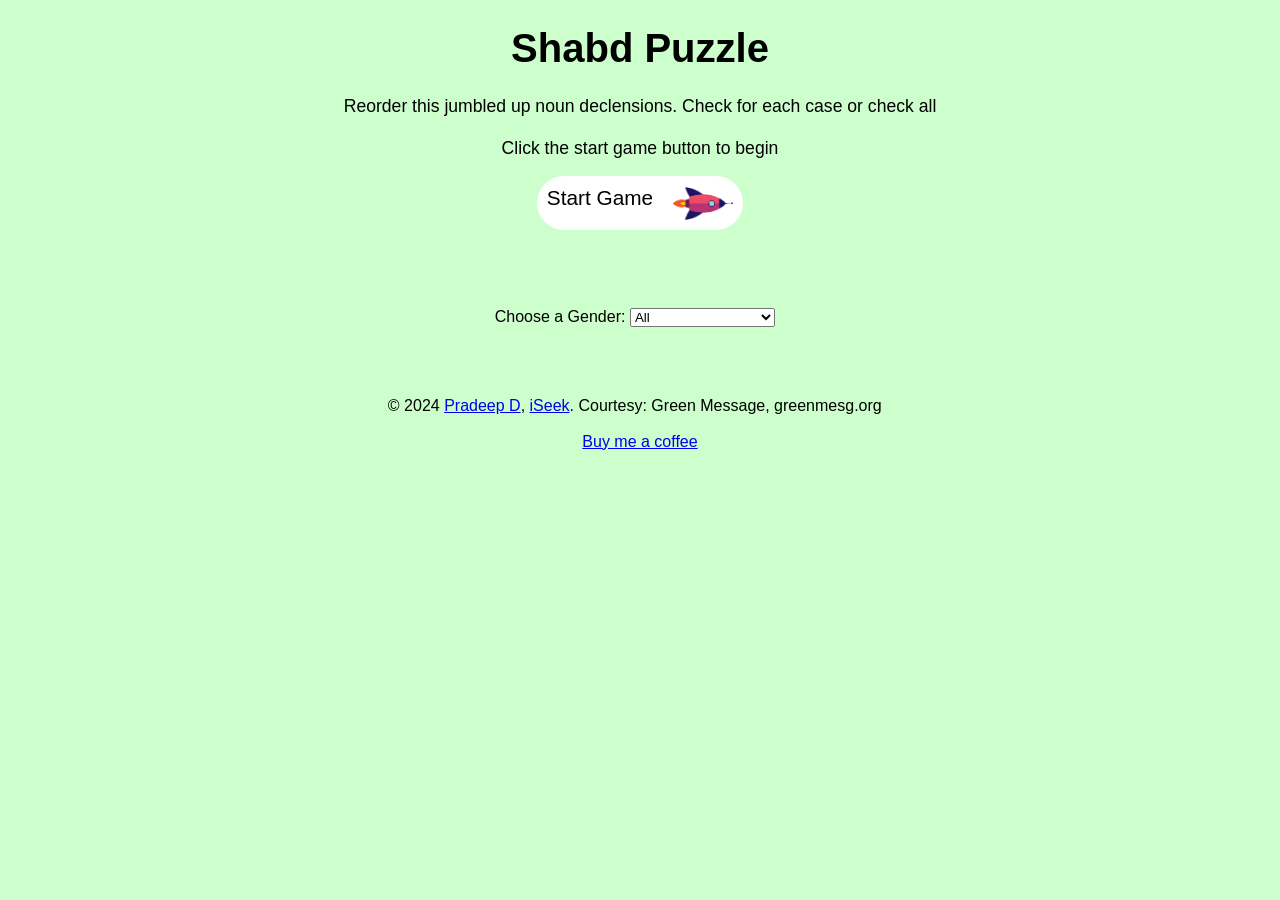
<file: Games/Shabd/index.html>
<!DOCTYPE html>
<html lang="en">
  <head>
    
    <!-- Google tag (gtag.js) -->
    <script async src="https://www.googletagmanager.com/gtag/js?id=G-NFVP0RZKJC"></script>
    <script>
      window.dataLayer = window.dataLayer || [];
      function gtag(){dataLayer.push(arguments);}
      gtag('js', new Date());

      gtag('config', 'G-NFVP0RZKJC');
    </script>
    
    <title>Declension Puzzle</title>
    <link rel="icon" href="shabd_icon.jpg"  type="image/x-icon">
    <link rel="manifest" href="manifest.json" >
    <link rel="stylesheet" href="style.css">

    <meta name="viewport" content="width=device-width, initial-scale=1" >
    <script src="DragDropTouch.js" defer></script>
    <script src="script.js" defer></script>
  </head>
  <body>
    <h1>
      Shabd Puzzle
    </h1>
    <p id="info">
      Reorder this jumbled up noun declensions. Check for each case or check all 
      <br>
      <br> Click the start game button to begin
    </p>
    <button type="button" class="button" id="start">
      Start Game <i class="rocket"></i>
    </button>
    <p id="Title"></p>
    <p id="description"></p>
    <p id="message"></p>
    
    <div class="tooltip">
      <button id="share" onclick="ShareIt()" onmouseout="outFunc()">
      <span class="tooltiptext" id="myTooltip">Copy to clipboard</span>
      Share</button>
    </div>
  
    <p id="details"></p>
    
    <div class="drag-list" id="grid" oncontextmenu="return false;">
      <template id="tile"> <div class="drag-item" draggable="true"> </div> </template>
      <div class="legend-item" id="Hd" > Check for: </div>
      <div class="legend-item" id="Role" > Preposition </div>
      <div class="legend-item" id="Sn" > Singular </div>
      <div class="legend-item" id="Du" > Dual </div>
      <div class="legend-item" id="Pl" > Plural </div>
      <div class="legend-item" id="nom" > <button class="smallBtn" onclick="checkMatrix(1)"> Nominative </button> </div>
      <div class="legend-item" > subject </div>
      <div class="drag-item" id="A" draggable="true"> </div>
      <div class="drag-item" id="B" draggable="true"> </div>
      <div class="drag-item" id="C" draggable="true"> </div>
      <div class="legend-item" id="acc" > <button class="smallBtn" onclick="checkMatrix(2)"> Accusative </button> </div>
      <div class="legend-item" > object </div>
      <div class="drag-item" id="D" draggable="true"> </div>
      <div class="drag-item" id="E" draggable="true"> </div>
      <div class="drag-item" id="F" draggable="true"> </div>
      <div class="legend-item" id="ins" > <button class="smallBtn" onclick="checkMatrix(3)"> Instrumental </button> </div>
      <div class="legend-item" > by,with </div>
      <div class="drag-item" id="G" draggable="true"> </div>
      <div class="drag-item" id="H" draggable="true"> </div>
      <div class="drag-item" id="I" draggable="true"> </div>
      <div class="legend-item" id="dat" > <button class="smallBtn" onclick="checkMatrix(4)"> Dative </button> </div>
      <div class="legend-item" > to,for </div>
      <div class="drag-item" id="J" draggable="true"> </div>
      <div class="drag-item" id="K" draggable="true"> </div>
      <div class="drag-item" id="L" draggable="true"> </div>
      <div class="legend-item" id="abl" > <button class="smallBtn" onclick="checkMatrix(5)"> Ablative </button> </div>
      <div class="legend-item" > from </div>
      <div class="drag-item" id="M" draggable="true"> </div>
      <div class="drag-item" id="N" draggable="true"> </div>
      <div class="drag-item" id="O" draggable="true"> </div>
      <div class="legend-item" id="gen" > <button class="smallBtn" onclick="checkMatrix(6)"> Genetive </button> </div>
      <div class="legend-item" > of </div>
      <div class="drag-item" id="P" draggable="true"> </div>
      <div class="drag-item" id="Q" draggable="true"> </div>
      <div class="drag-item" id="R" draggable="true"> </div>
      <div class="legend-item" id="loc" > <button class="smallBtn" onclick="checkMatrix(7)"> Locative </button> </div>
      <div class="legend-item" > in,on,at </div>
      <div class="drag-item" id="S" draggable="true"> </div>
      <div class="drag-item" id="T" draggable="true"> </div>
      <div class="drag-item" id="U" draggable="true"> </div>
      <div class="legend-item" id="voc" > <button class="smallBtn" onclick="checkMatrix(8)"> Vocative </button> </div>
      <div class="legend-item" > hey </div>
      <div class="drag-item" id="V" draggable="true"> </div>
      <div class="drag-item" id="W" draggable="true"> </div>
      <div class="drag-item" id="X" draggable="true"> </div>
    </div>
    
    <button type="button" class="button" id="check" onclick="checkMatrix(0)"> Check All</button>
    
  <main>
    <p></p>
    <span>
  <label for="linga">Choose a Gender:</label>
  <select name="linga" id="settings1" onchange="startGame()">
    <option value="-1">All</option>
    <option value="0" >Noun - Masculine</option>
    <option value="1" >Noun - Feminine</option>
    <option value="2" >Noun - Neuter</option>
    <option value="3" >Pronoun - Masculine</option>
    <option value="4" >Pronoun - Feminine</option>
    <option value="5" >Pronoun - Neuter</option>
    <option value="6" >Pronoun - Common</option>
  </select>
    </span>
  </main>
    <script>
      if ("serviceWorker" in navigator) {
        window.addEventListener("load", function() {
          navigator.serviceWorker
            .register("serviceWorker.js")
            .then(res => console.log("service worker registered"))
            .catch(err => console.log("service worker not registered", err))
        })
      }
    </script>
  <footer>
    <span style="white-space: nowrap"> &copy; 2024 <a href="https://www.pradeepd.com/hobbies/apps">Pradeep D</a>, <a href="https://www.iseek.page">iSeek</a>. Courtesy: Green Message, greenmesg.org </span>
    <br> <a href="https://www.buymeacoffee.com/pradeepde">Buy me a coffee</a>
  </footer>
  </body>
 
</html>
</file>
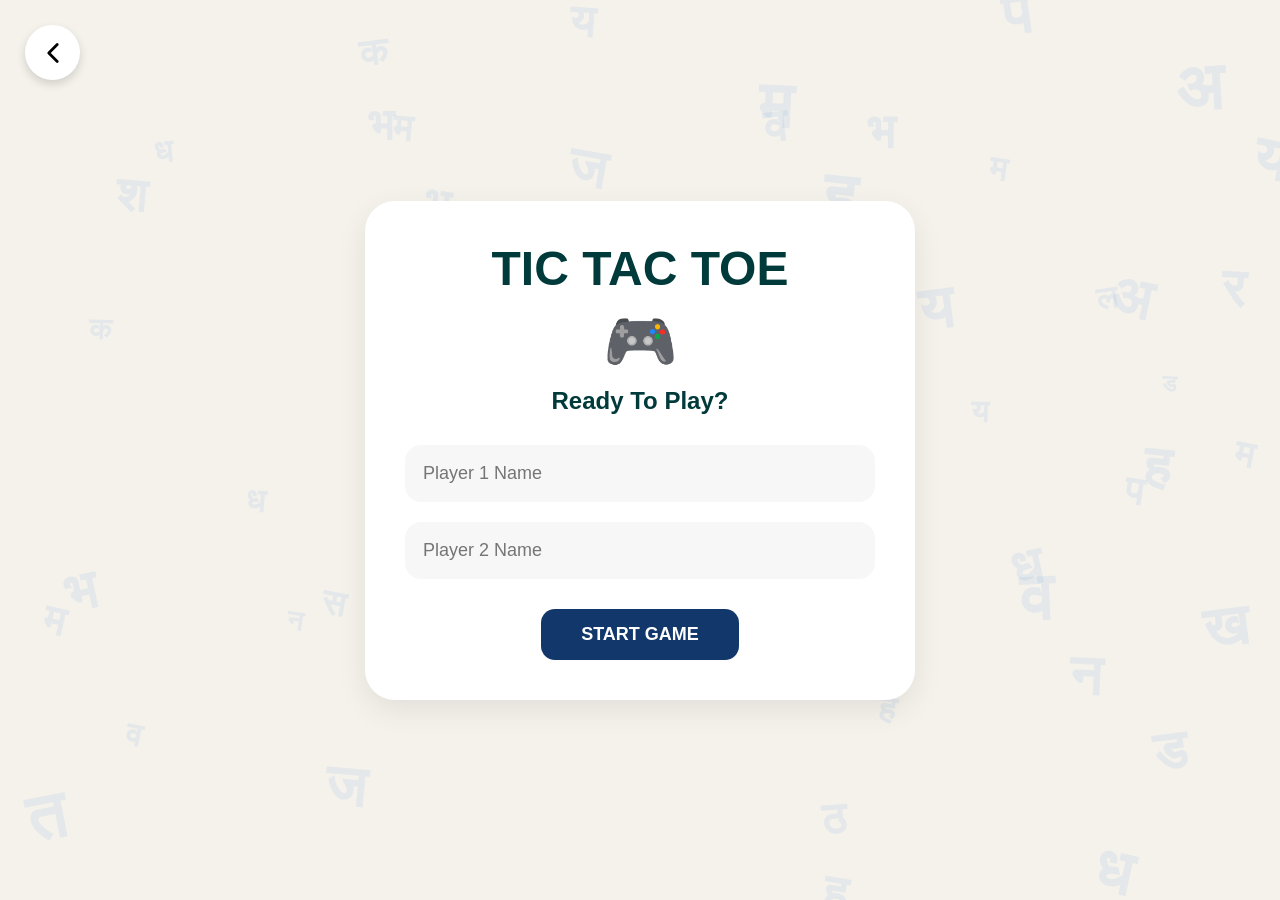
<file: Games/Tic-Tac-Toe/index.html>
<!doctype html>
<html lang="en">
  <head>
    <meta charset="UTF-8" />
    <link rel="icon" type="image/svg+xml" href="./favicon.svg" />
    <meta name="viewport" content="width=device-width, initial-scale=1.0" />
    <title>tic-tac-toe</title>
    <script type="module" crossorigin src="./assets/index-C_ku2_n7.js"></script>
    <link rel="stylesheet" crossorigin href="./assets/index-DAX87p2f.css">
  </head>
  <body>
    <div id="root"></div>
  </body>
</html>
</file>
<file: Games/Shabd/style.css>
/* Basic page style resets */
* {
  box-sizing: border-box;
}

html {
    scroll-behavior: smooth;
}


body {
  font-family: arial, helvetica, sans-serif;
  background-color: #ccffcc;
  color: black;
}

main {
  display: grid;
  place-items: center;
  max-width: 840px;
  margin: 0 auto;
  line-height: 2rem;

}

[draggable] {
  -webkit-user-select: none;
  -moz-user-select: none;
  -ms-user-select: none;
  user-select: none;
}
.drag-list {
  overflow: hidden;
  margin: 1px auto;
  width: 800px;
  border: 1px solid #cccccc;
}
.drag-item {
  float: left;
  padding: 10px 10px;
  width: 20%;
  text-align: center;
  color: #555555; 
  background: #eeeeee;
  border: 1px solid #cccccc;
  -webkit-box-sizing: border-box;
  -moz-box-sizing: border-box;
  box-sizing: border-box;
  -webkit-transition: 0.25s;
  -moz-transition: 0.25s;
  -o-transition: 0.25s;
  -ms-transition: 0.25s;
  transition: 0.25s;
  cursor: grab;
}
.legend-item {
  float: left;
  padding: 10px 10px;
  width: 20%;
  text-align: center;
  color: #555555; 
  background: #dddddd;
  border: 1px solid #cccccc;
  -webkit-box-sizing: border-box;
  -moz-box-sizing: border-box;
  box-sizing: border-box;
}

.solved{
  background: #ffffff;
  cursor: auto;
}
.drag-start {
  opacity: 0.8;
  -ms-filter: "progid:DXImageTransform.Microsoft.Alpha(Opacity=80)";
  filter: alpha(opacity=80);
}
.drag-enter {
  opacity: 0.5;
  -ms-filter: "progid:DXImageTransform.Microsoft.Alpha(Opacity=50)";
  filter: alpha(opacity=50);
  -webkit-transform: scale(0.9);
  -moz-transform: scale(0.9);
  -o-transform: scale(0.9);
  -ms-transform: scale(0.9);
  transform: scale(0.9);
}

h1 {
  text-align: center;
  font-style: normal;
  font-weight: bold;
  font-size: 2.5em;
  line-height: 105%;
  color: black;
}

p {
  text-align: center;
  font-size: 1.1em;

}

#share #settings {
  text-align: center;
  display: flex;
  place-items: center;
  align-items: center;
  margin-left: auto;
  margin-right: auto;
}

span:after {
  content: "";
  display: inline-block;
  width: 6px;
}

button {
  display: flex;
  margin: 0 auto;
  padding: 10px;
  border: 0;
  border-radius: 50px;
  font-size: 1.3em;
  background-color: white;
  cursor: pointer;
  overflow: hidden;
}

.smallBtn {
  font-size: 1em;
  padding: 0px;
}

.rocket {
  display: block;
  width: 60px;
  height: 34px;
  margin-left: 20px;
  background: url(rocket.png) right center no-repeat;
  background-size: 60px;
}

.started .rocket {
  animation: zoomOutRight 1s;
  animation-iteration-count: 1;
  transform-origin: right center;
}

.started button:before {
  content: "re";
}

.button:hover .rocket {
  animation: shake 0.5s;
  animation-iteration-count: infinite;
}

.congrats {
  text-transform: uppercase;
  font-size: 1.5em;
  font-weight: bold;
  color: #5595DD;
}

@keyframes shake {
  0% { transform: translate(1px, 1px) rotate(0deg); }
  10% { transform: translate(-1px, -2px) rotate(-1deg); }
  20% { transform: translate(-3px, 0px) rotate(1deg); }
  30% { transform: translate(3px, 2px) rotate(0deg); }
  40% { transform: translate(1px, -1px) rotate(1deg); }
  50% { transform: translate(-1px, 2px) rotate(-1deg); }
  60% { transform: translate(-3px, 1px) rotate(0deg); }
  70% { transform: translate(3px, 1px) rotate(-1deg); }
  80% { transform: translate(-1px, -1px) rotate(1deg); }
  90% { transform: translate(1px, 2px) rotate(0deg); }
  100% { transform: translate(1px, -2px) rotate(-1deg); }
}

@keyframes zoomOutRight {
  100% {
    opacity: 0;
    transform: scale(0.1) translate(500px, 0);
  }
}



/*  Glitch remix button styles*/
/* Navigation grid */
.footer {
  position: absolute;
  bottom: 30px;
}

.winner {
  background-image: url(confetti.gif);
}

.reveal {
  display: grid;
  align-items: center;
  place-items: center; 
  margin: 0 auto;
  padding: 20px; 
  filter: grayscale(100%);
}

.reveal:hover {
    filter: grayscale(0%);
}

footer {
  padding: 4rem;
  display: grid;
  place-items: center;
  align-items: center;
}


.tooltip {
  position: relative;
  display: flex;
  flex-direction: column;
  justify-content: center;
}

.tooltip .tooltiptext {
  visibility: hidden;
  width: 140px;
  background-color: #555555;
  color: #ffffff;
  text-align: center;
  border-radius: 6px;
  padding: 5px;
  position: absolute;
  z-index: 1;
  bottom: 150%;
  left: 50%;
  margin-left: -75px;
  opacity: 0;
  transition: opacity 0.3s;
}

.tooltip .tooltiptext::after {
  content: "";
  position: absolute;
  top: 100%;
  left: 50%;
  margin-left: -5px;
  border-width: 5px;
  border-style: solid;
  border-color: #555555 transparent transparent transparent;
}

.tooltip:hover .tooltiptext {
  visibility: visible;
  opacity: 1;
}
</file>
<file: Games/Tic-Tac-Toe/assets/index-DAX87p2f.css>
*{box-sizing:border-box;margin:0;padding:0}body{font-family:Arial,Helvetica,sans-serif}:root{--bg:#f5f2ec;--green:#003a3a;--gold:#f3b700}.game-page{background:var(--bg);min-height:100vh;position:relative}.profile{color:#003a3a;background:#fff;border:3px solid #003a3a;border-radius:50%;justify-content:center;align-items:center;width:70px;height:70px;font-size:28px;display:flex;box-shadow:0 4px 12px #00000014}.back-btn{cursor:pointer;background:#fff;border-radius:50%;justify-content:center;align-items:center;width:55px;height:55px;font-size:30px;display:flex;box-shadow:0 4px 10px #00000026}.main-content{flex-direction:column;align-items:center;padding-top:20px;display:flex}.game-card{background:#dff3ff;border-radius:30px;flex-direction:column;align-items:center;width:700px;padding:25px;display:flex;box-shadow:0 8px 20px #00000014}.players{justify-content:center;align-items:center;gap:20px;margin-bottom:10px;display:flex}.player-card{background:#fff;border-radius:20px;align-items:center;gap:15px;width:200px;height:90px;padding:15px;display:flex;box-shadow:0 4px 10px #00000014}.avatar{font-size:40px}.player-info h3{margin:0;font-size:22px}.player-info p{margin:0;font-size:18px}.player-info span{color:#f3b700;font-size:38px;font-weight:900}.vs{color:var(--green);font-size:34px;font-weight:900}.turn-banner{background:var(--green);color:#fff;border-radius:30px;margin-bottom:15px;padding:10px 24px;font-weight:700}.board-container{flex-direction:column;align-items:center;display:flex}.board{background:#8bb9e8;border-radius:24px;grid-template-rows:repeat(3,1fr);grid-template-columns:repeat(3,1fr);gap:8px;width:480px;height:480px;padding:8px;display:grid}.cell{cursor:pointer;background:#fff;border-radius:18px;justify-content:center;align-items:center;font-size:90px;font-weight:700;display:flex}.cell:hover{background:#f6fbff}.x{color:#e53935}.o{color:#3f7ae0}.reset-btn{background:var(--green);color:#fff;cursor:pointer;border:none;border-radius:20px;margin-top:20px;padding:12px 30px;font-size:18px;font-weight:700}.winner-overlay{z-index:999;background:#00000073;justify-content:center;align-items:center;display:flex;position:fixed;inset:0}.winner-popup{text-align:center;border:8px solid #f3b700;border:3px solid var(--gold);background:#fff;border-radius:40px;width:600px;padding:60px 50px;animation:.4s cubic-bezier(.34,1.56,.64,1) popupIn;box-shadow:0 20px 50px #0003}.winner-popup h1{margin-bottom:10px;font-size:90px}.winner-popup h2{color:#003a3a;margin:20px 0 35px;font-size:64px;font-weight:800}.winner-popup button{color:#fff;cursor:pointer;background:#003a3a;border:none;border-radius:20px;width:220px;height:70px;font-size:28px;font-weight:700;transition:all .3s}.winner-popup button:hover{transform:scale(1.05)}@keyframes popupAppear{0%{opacity:0;transform:scale(.7)}to{opacity:1;transform:scale(1)}}.sanskrit{color:#8cc7f2;opacity:.18;pointer-events:none;font-size:90px;font-weight:700;position:absolute}.s1{top:120px;left:40px}.s2{top:250px;right:50px}.s3{bottom:140px;left:80px}.s4{bottom:30px;right:70px}.sparkle{font-size:28px;animation:2s ease-in-out infinite sparkle;position:absolute}.sparkle-left{top:55%;left:25px}.sparkle-right{top:55%;right:25px}@keyframes sparkle{0%{opacity:.5;transform:scale(1)}50%{opacity:1;transform:scale(1.3)}to{opacity:.5;transform:scale(1)}}.board{box-shadow:0 0 15px #64aaff80,0 0 35px #64aaff4d}.language-btn{color:#fff;cursor:pointer;background:#a855f7;border:none;border-radius:20px;padding:12px 18px;font-size:16px;font-weight:700;position:fixed;top:50px;left:110px;box-shadow:0 4px 12px #00000026}.language-btn:hover{transform:scale(1.08)}.title{background:linear-gradient(135deg,#003a3a,#a855f7,#ff6b9d);-webkit-text-fill-color:transparent;-webkit-background-clip:text;background-clip:text;font-size:64px;font-weight:900;animation:2s ease-in-out infinite titleBounce}@keyframes titleBounce{0%,to{transform:translateY(0)}50%{transform:translateY(-5px)}}.active-player{border:2.5px solid var(--gold);transition:all .3s;transform:scale(1.05);box-shadow:0 4px 20px #f3b70066}.active-player:after{content:"▼";color:var(--gold);font-size:13px;animation:.6s ease-in-out infinite alternate arrowBounce;position:absolute;bottom:-18px;left:50%;transform:translate(-50%)}@keyframes arrowBounce{0%{transform:translate(-50%)translateY(0)}to{transform:translate(-50%)translateY(4px)}}.avatar{animation:3s ease-in-out infinite avatarWiggle}.active-player .avatar{animation:.7s ease-in-out infinite avatarWiggle}@keyframes avatarWiggle{0%,to{transform:rotate(0)}25%{transform:rotate(-8deg)}75%{transform:rotate(8deg)}}.cell{transition:transform .15s,background .15s}.cell:hover:not(.x):not(.o){background:#f8f0ff;transform:scale(.95)}.x,.o{animation:.25s cubic-bezier(.34,1.56,.64,1) popIn}@keyframes popIn{0%{opacity:0;transform:scale(0)rotate(-10deg)}to{opacity:1;transform:scale(1)rotate(0)}}.winner-popup:before{content:"🎉🌟🎊🏆🎉🌟🎊";letter-spacing:4px;font-size:18px;position:absolute;top:-8px;left:50%;transform:translate(-50%)}@keyframes popupIn{0%{opacity:0;transform:scale(.3)rotate(-5deg)}to{opacity:1;transform:scale(1)rotate(0)}}.top-bar{z-index:100;justify-content:space-between;align-items:center;display:flex;position:absolute;top:20px;left:20px;right:20px}.left-actions,.right-actions{align-items:center;gap:15px;display:flex}.help-btn{color:#fff;cursor:pointer;background:#7c3aed;border:none;border-radius:50%;justify-content:center;align-items:center;width:70px;height:70px;font-size:34px;font-weight:700;transition:all .25s;display:flex;box-shadow:0 5px 15px #7c3aed4d}.help-btn:hover{transform:scale(1.08)}.help-popup{text-align:center;background:#dff3ff;border:4px solid #8bb9e8;border-radius:30px;width:500px;max-width:90%;padding:35px;animation:.3s popupIn;box-shadow:0 10px 30px #00000026}.help-popup h2{color:#003a3a;margin-bottom:25px;font-size:52px;font-weight:900}.help-popup p{color:#003a3a;margin:18px 0;font-size:28px;font-weight:600}.help-popup:before{content:"";background:#f3b700;border-radius:999px;width:120px;height:8px;margin:0 auto 25px;display:block}.help-popup button{color:#fff;cursor:pointer;background:#7c3aed;border:none;border-radius:15px;margin-top:20px;padding:12px 24px;font-size:18px;font-weight:700}.mini-leaderboard{background:linear-gradient(135deg,#fff8d6,#ffe9a8);border:4px solid #f3b700;border-radius:22px;width:220px;padding:18px;animation:3s ease-in-out infinite floatBoard;position:absolute;top:130px;right:35px;box-shadow:0 10px 25px #f3b70040}.mini-leaderboard h4{text-align:center;color:#003a3a;margin-bottom:15px;font-size:20px;font-weight:800}.leader-row{border-radius:12px;justify-content:space-between;align-items:center;margin-bottom:10px;padding:10px 12px;font-weight:700;display:flex}.first{color:#5c4200;background:gold}.second{color:#12386b;background:#dde8ff}.leader-row span{text-align:center;background:#fff;border-radius:10px;min-width:30px;padding:4px 10px}@keyframes floatBoard{0%{transform:translateY(0)}50%{transform:translateY(-6px)}to{transform:translateY(0)}}.player-card{position:relative}.game-card{margin-top:5px}.back-btn{cursor:pointer;z-index:100;background:#fff;border-radius:50%;justify-content:center;align-items:center;width:55px;height:55px;font-size:30px;display:flex;position:absolute;top:25px;left:25px;box-shadow:0 4px 10px #00000026}.back-btn:hover{transform:scale(1.08)}
</file>
